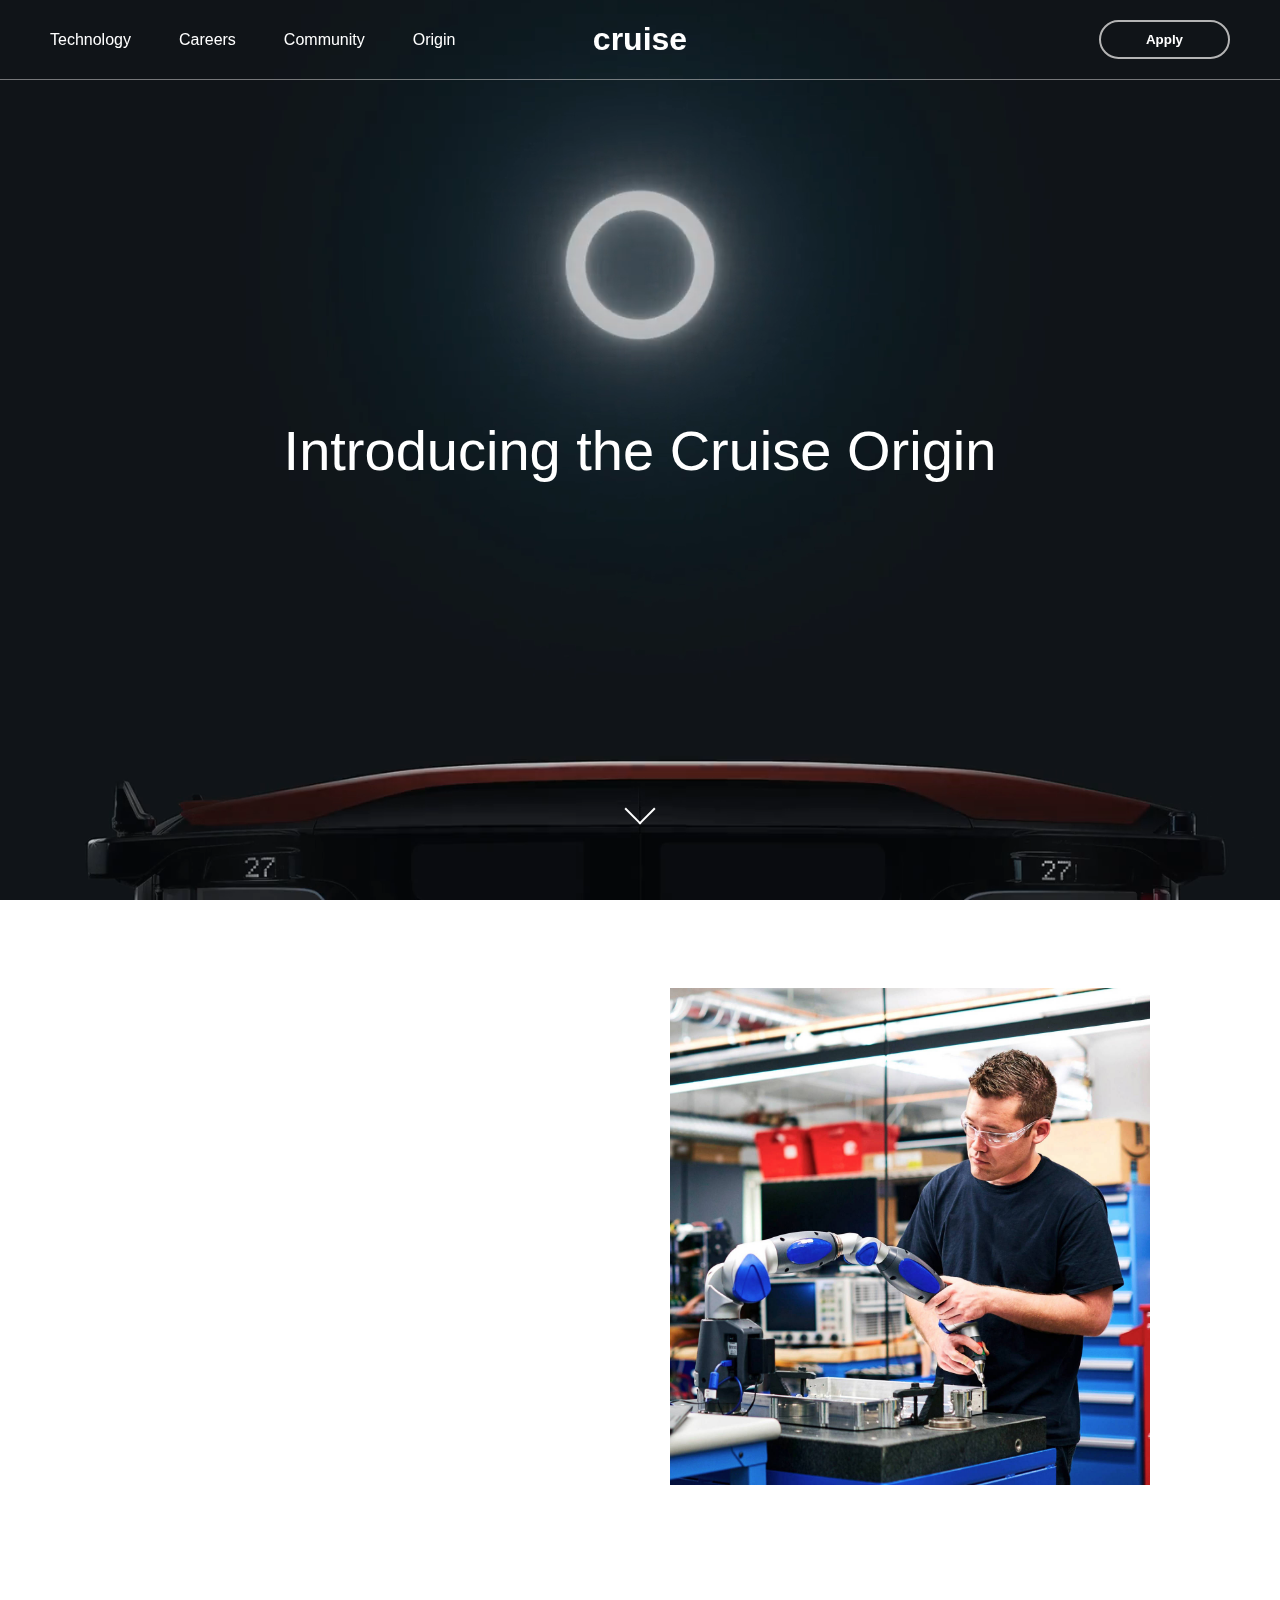
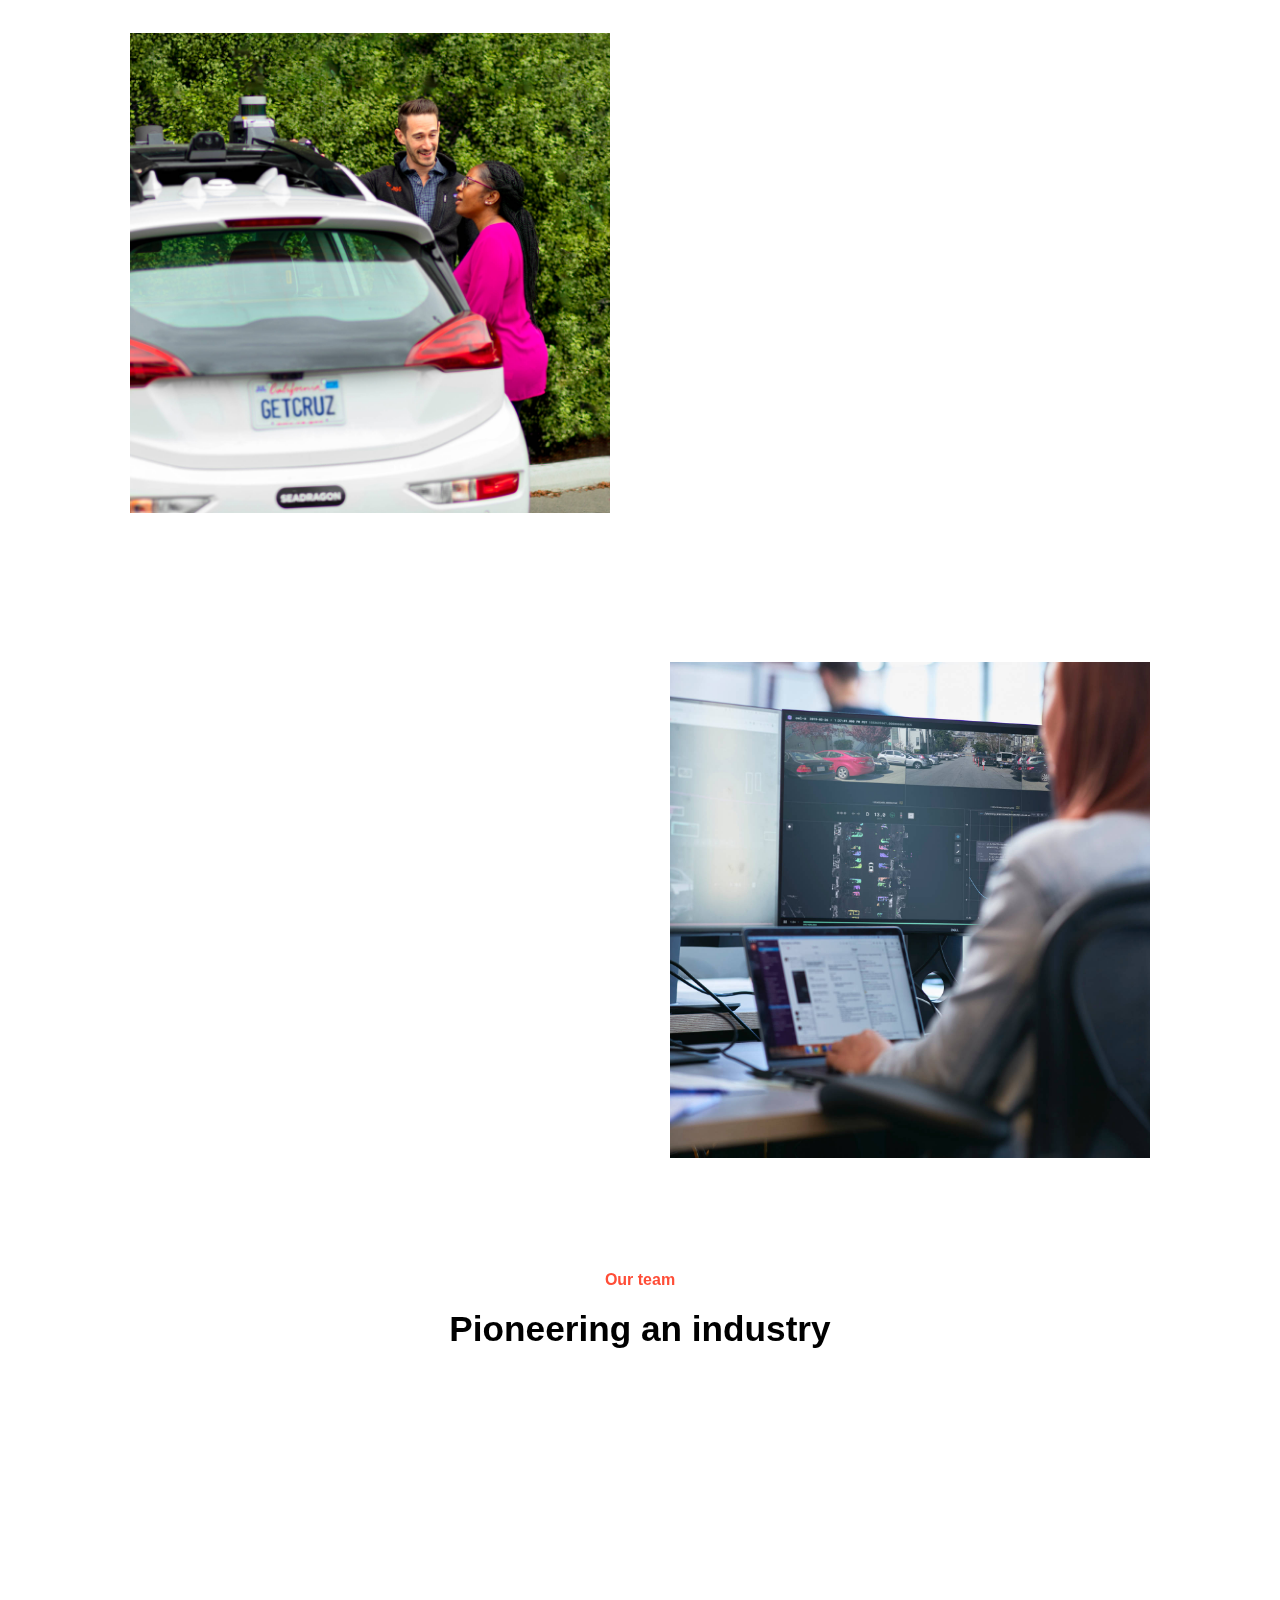
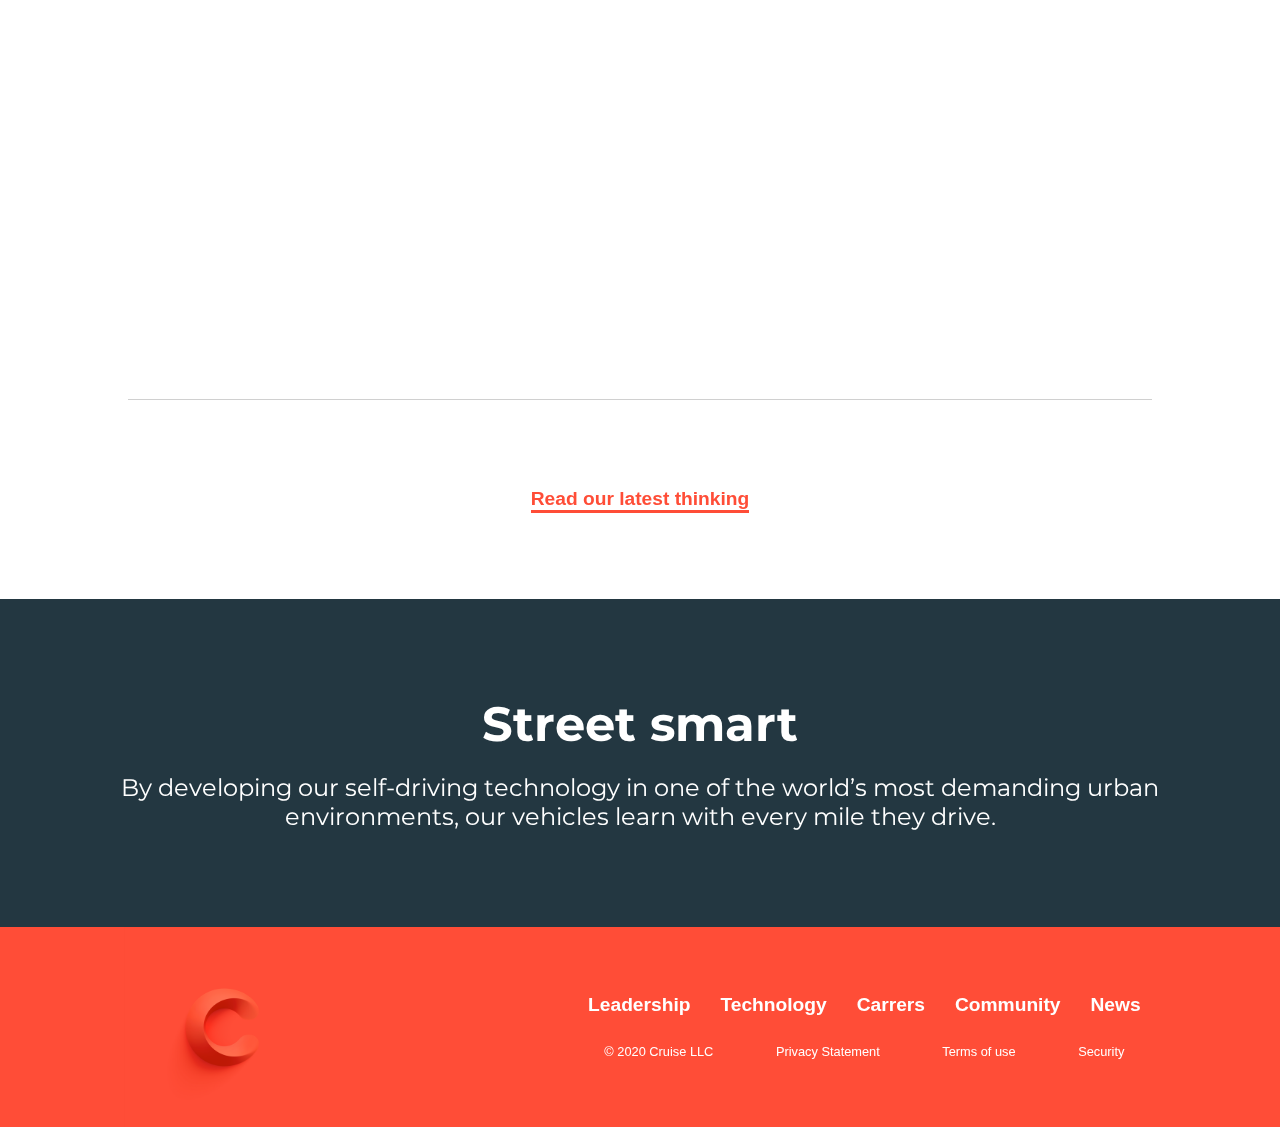
<file: index.html>
<!DOCTYPE html>
<html lang="en">

<head>
    <meta charset="UTF-8">
    <meta name="viewport" content="width=device-width, initial-scale=1.0">
    <meta http-equiv="X-UA-Compatible" content="ie=edge">
    <title>Cruise</title>
    <link href="https://fonts.googleapis.com/css?family=Montserrat&display=swap" rel="stylesheet">
    <link rel="stylesheet" href="style/style.css">
</head>

<body>
    <header class="header">
        <nav class="nav">
            <h1 class="nav__mobile-title">Navigation</h1>
            <ul class="nav-list">
                <li><a href="../Cruise/technology/index.html">Technology</a></li>
                <li><a href="#">Careers</a></li>
                <li><a href="#">Community</a></li>
                <li><a href="#">Origin</a></li>
            </ul>
            <div class="apply">
                <button class="btn">Apply</button>
            </div>
        </nav>
        <div class="logo">
            <h1>
                cruise
            </h1>
        </div>
        <div class="apply">
            <button class="btn">Apply</button>
        </div>
        <span class="burger">
            <span class="burger__line"></span>
            <span class="burger__line"></span>
            <span class="burger__line"></span>
        </span>
    </header>

    <main class="hero-content">
        <video src="./imgs/vid-2.mp4" autoplay muted loop></video>
        <div class="hero">
            <h1>Introducing the Cruise Origin</h1>
            <div class="arrow--container">
                <div class="arrow-down">

                </div>
            </div>
        </div>
    </main>
    <section class="section--technology">
        <div class="description">
            <h3 class="description__title">
                Technology
            </h3>
            <h2>
                Shaping the future together
            </h2>
            <p>
                Cruise vehicles are purpose-built for self-driving at a dedicated GM manufacturing plant. Our
                cutting-edge hardware and software work seamlessly together to transform the way we all experience
                transportation.
            </p>
            <button class="btn">
                Explore
            </button>
        </div>
        <div class="img--container">
            <img src="imgs/Tech.jpg" alt="">
        </div>
    </section>
    <section class="section--careers">
        <div class="description">
            <h3 class="description__title">
                Careers
            </h3>
            <h2>
                Work on the challenge of our lifetime
            </h2>
            <p>
                Self-driving cars are one of the greatest engineering challenges of our generation. The potential to
                save millions of lives, reshape our cities, give people more time, and restore freedom of movement for
                many motivates our teams at Cruise everyday.
            </p>
            <button class="btn">
                Join Us
            </button>
        </div>
        <div class="img--container">
            <img src="imgs/Community_Hero_MADD_v1.jpg" alt="">
        </div>
    </section>
    <section class="section--community">
        <div class="description">
            <h3 class="description__title">
                Community
            </h3>
            <h2>
                Improving life in our cities
            </h2>
            <p>
                We are committed to being a great citizen in the cities we serve, starting here in San Francisco. We are
                working closely with local organizations and community groups to build a zero-emission, self-driving car
                service that works for all of us.
            </p>
            <button class="btn">
                Learn more
            </button>
        </div>
        <div class="img--container">
            <img src="imgs/Careers.jpg" alt="">
        </div>
    </section>

    <div class="our-team">
        <h5 class="title">Our team</h5>
        <h1 class="sub-title">Pioneering an industry</h1>
        <ul class="card-container">
            <li class="card">
                <div class="card__img">
                    <img src="imgs/car.jpg" alt="cars">
                </div>
                <div class="card__info">
                    <h1 class="time">
                        Dec 11th, 2019
                    </h1>
                    <h1 class="card__title">
                        We Need to Move Beyond the Car
                        <img class="" src="imgs/arrow.svg" alt="" width="15px">
                    </h1>
                    <div class="author">
                        <div class="prof-img">
                            <img src="imgs/esther.jpg" alt="author">
                        </div>
                        <h1 class="name">
                            Dan ammann
                        </h1>
                    </div>
                </div>
            </li>
            <li class="card">
                <div class="card__img">
                    <img src="imgs/webviz.jpg" alt="webviz">
                </div>
                <div class="card__info">
                    <h1 class="time">
                        Dec 11th, 2019
                    </h1>
                    <h1 class="card__title">
                        Introducing Webviz
                        <img src="imgs/arrow.svg" alt="" width="15px">
                    </h1>
                    <div class="author">
                        <div class="prof-img">
                            <img src="imgs/esther.jpg" alt="author">
                        </div>
                        <h1 class="name">
                            Dan ammann
                        </h1>
                    </div>
                </div>
            </li>
            <li class="card">
                <div class="card__img">
                    <img src="imgs/Jeep_Hackers.jpg" alt="hacker">
                </div>
                <div class="card__info">
                    <h1 class="time">
                        Dec 11th, 2019
                    </h1>
                    <h1 class="card__title">
                        How We're Approaching Self-Driving Car Security
                        <img src="imgs/arrow.svg" alt="" width="15px">
                    </h1>
                    <div class="author">
                        <div class="prof-img">
                            <img src="imgs/esther.jpg" alt="author">
                        </div>
                        <h1 class="name">
                            Dan ammann
                        </h1>
                    </div>
                </div>
            </li>
        </ul>
        <div class="our-team__footer">
            <a class="team-info" href="#">Read our latest thinking</a>
        </div>
    </div>
    <section class="street-smart">
        <div class="text">
            <h1>Street smart</h1>
            <p>
                By developing our self-driving technology in one of the world’s most demanding urban environments, our
                vehicles learn with every mile they drive.
            </p>
        </div>
    </section>
    <footer>
        <div class="img">
            <img src="imgs/footer-logo.png" alt="footer-logo">
        </div>
        <div class="links">
            <div class="footer__links">
                <ul class="footer__nav-links">
                    <li class="footer__link"><a href="">Leadership</a></li>
                    <li class="footer__link"><a href="">Technology</a></li>
                    <li class="footer__link"><a href="">Carrers</a></li>
                    <li class="footer__link"><a href="">Community</a></li>
                    <li class="footer__link"><a href="">News</a></li>
                </ul>
            </div>
            <div class="footer__legal-links-container">
                <ul class="footer__legal-links">
                    <li class="footer__legal-link"><a href="">© 2020 Cruise LLC</a></li>
                    <li class="footer__legal-link"><a href="">Privacy Statement</a></li>
                    <li class="footer__legal-link"><a href="">Terms of use</a></li>
                    <li class="footer__legal-link"><a href="">Security</a></li>
                </ul>
            </div>
        </div>
    </footer>
    <script src="script/script.js"></script>

</body>

</html>
</file>
<file: style/style.css>
*,
*::after,
*::before {
  padding: 0;
  margin: 0;
  -webkit-box-sizing: border-box;
          box-sizing: border-box;
}

html,
body {
  height: 100vh;
  width: 100%;
}

body {
  position: relative;
  font-family: 'Roboto', sans-serif;
  font-size: 16px;
  overflow-x: hidden;
}

header {
  position: fixed;
  height: 80px;
  width: 100%;
  display: -ms-grid;
  display: grid;
  -webkit-box-align: center;
      -ms-flex-align: center;
          align-items: center;
  justify-items: center;
  -ms-grid-columns: 1fr auto 1fr;
      grid-template-columns: 1fr auto 1fr;
  padding: 0 50px;
  border-bottom: 1px solid #b4b4b49f;
  z-index: 50;
  color: #fff;
  -webkit-transition: height .5s ease;
  transition: height .5s ease;
}

header nav {
  justify-self: flex-start;
  position: static;
}

header nav .nav__mobile-title {
  display: none;
}

header nav .nav-list {
  display: -webkit-box;
  display: -ms-flexbox;
  display: flex;
  list-style: none;
}

header nav .nav-list li a {
  text-decoration: none;
  color: inherit;
}

header nav .nav-list li:nth-child(even) {
  margin: 0 3em;
}

header nav .apply {
  display: none;
}

header .logo h1 {
  z-index: 155;
}

header .apply {
  justify-self: flex-end;
}

header .apply .btn {
  padding: 10px 45px;
  border: 2px solid #b4b4b4;
  border-radius: 50px;
  background-color: transparent;
  color: inherit;
  font-weight: 800;
  cursor: pointer;
}

header .apply .btn:hover {
  background-color: #fff;
  border-color: #fff;
  color: #000;
}

header .burger {
  position: relative;
  display: none;
  -ms-flex-pack: distribute;
      justify-content: space-around;
  -webkit-box-align: center;
      -ms-flex-align: center;
          align-items: center;
  width: 30px;
  height: 20px;
  background: transparent;
}

header .burger .burger__line {
  position: absolute;
  display: inline-block;
  width: 100%;
  height: 2px;
  background-color: white;
  -webkit-transition: -webkit-transform .5s ease;
  transition: -webkit-transform .5s ease;
  transition: transform .5s ease;
  transition: transform .5s ease, -webkit-transform .5s ease;
}

header .burger .burger__line:first-child {
  top: 18px;
}

header .burger .burger__line:last-child {
  bottom: 18px;
}

main {
  height: 100%;
  position: relative;
  display: -webkit-box;
  display: -ms-flexbox;
  display: flex;
  -webkit-box-pack: center;
      -ms-flex-pack: center;
          justify-content: center;
  -webkit-box-align: center;
      -ms-flex-align: center;
          align-items: center;
  color: #fff;
}

main video {
  position: absolute;
  height: 100%;
  width: 100%;
  -o-object-fit: cover;
     object-fit: cover;
  -o-object-position: center;
     object-position: center;
  z-index: -50;
}

main .hero {
  text-align: center;
}

main .hero h1 {
  font-size: 3.5em;
  font-weight: 200;
}

main .arrow--container {
  display: -webkit-box;
  display: -ms-flexbox;
  display: flex;
  -webkit-box-pack: center;
      -ms-flex-pack: center;
          justify-content: center;
  -webkit-box-align: center;
      -ms-flex-align: center;
          align-items: center;
  position: absolute;
  left: 50%;
  right: 50%;
  bottom: 5em;
  width: auto;
  background-color: transparent;
  cursor: pointer;
  -webkit-animation: 3s ease infinite running arrowBounce;
          animation: 3s ease infinite running arrowBounce;
}

main .arrow--container .arrow-down {
  border: solid white;
  border-width: 0 2px 2px 0;
  display: inline-block;
  padding: 10px;
  -webkit-transform: rotate(45deg);
          transform: rotate(45deg);
}

section {
  padding: 40px;
  margin: 40px 0;
  display: -webkit-box;
  display: -ms-flexbox;
  display: flex;
  -webkit-box-align: center;
      -ms-flex-align: center;
          align-items: center;
  -webkit-box-pack: center;
      -ms-flex-pack: center;
          justify-content: center;
  font-family: 'Montserrat', sans-serif;
}

section .description {
  width: 45%;
  padding: 50px;
  -webkit-transform: translateY(100px);
          transform: translateY(100px);
  opacity: 0;
  -webkit-transition: 1s ease;
  transition: 1s ease;
}

section .description .description__title {
  color: #ff4d37;
}

section .description h2 {
  font-size: 2.2em;
  margin-top: 10px;
}

section .description p {
  margin: 25px 0;
  font-size: 1.2em;
  line-height: 170%;
}

section .description .btn {
  display: inline-block;
  padding: 15px 40px;
  border: 2px solid rgba(196, 196, 196, 0.7);
  border-radius: 50px;
  background: transparent;
  color: #ff4d37;
  font-size: 1em;
  font-weight: 600;
  cursor: pointer;
  -webkit-transition: .2s ease;
  transition: .2s ease;
}

section .description .btn:hover {
  border-color: #ff4d37;
}

section .img--container {
  width: 40%;
  height: 100%;
  overflow: hidden;
}

section .img--container img {
  height: 100%;
  width: 100%;
  -o-object-position: center;
     object-position: center;
  -o-object-fit: cover;
     object-fit: cover;
}

section.section--careers .description {
  -webkit-box-ordinal-group: 2;
      -ms-flex-order: 1;
          order: 1;
}

.our-team {
  display: -webkit-box;
  display: -ms-flexbox;
  display: flex;
  -webkit-box-orient: vertical;
  -webkit-box-direction: normal;
      -ms-flex-direction: column;
          flex-direction: column;
  -webkit-box-align: center;
      -ms-flex-align: center;
          align-items: center;
  -webkit-box-pack: center;
      -ms-flex-pack: center;
          justify-content: center;
}

.our-team .title {
  color: #ff4d37;
  margin: 20px 0;
  font-size: 1em;
}

.our-team .sub-title {
  margin-bottom: 50px;
  font-size: 2.2em;
}

.our-team .our-team__footer {
  margin-top: 50px;
  border-top: 1px solid rgba(0, 0, 0, 0.185);
  display: -webkit-box;
  display: -ms-flexbox;
  display: flex;
  -webkit-box-pack: center;
      -ms-flex-pack: center;
          justify-content: center;
  -webkit-box-align: center;
      -ms-flex-align: center;
          align-items: center;
  height: 200px;
  width: 80%;
}

.our-team .our-team__footer .team-info {
  text-decoration: none;
  color: #ff4d37;
  font-size: 1.2em;
  font-weight: 700;
  position: relative;
}

.our-team .our-team__footer .team-info::after {
  content: '';
  width: 100%;
  height: 3px;
  right: 0;
  background-color: #ff4d37;
  position: absolute;
  display: block;
  -webkit-transition: width .5s ease;
  transition: width .5s ease;
}

.our-team .our-team__footer .team-info:hover::after {
  width: 0;
  left: 0;
}

.our-team .card-container {
  width: 85%;
  display: -webkit-box;
  display: -ms-flexbox;
  display: flex;
  -webkit-box-pack: space-evenly;
      -ms-flex-pack: space-evenly;
          justify-content: space-evenly;
  -webkit-box-align: center;
      -ms-flex-align: center;
          align-items: center;
}

.our-team .card-container .card {
  -webkit-transform: translateY(100px);
          transform: translateY(100px);
  opacity: 0;
  height: 550px;
  width: 300px;
  display: -ms-grid;
  display: grid;
  -ms-grid-rows: 1.5fr 1.5fr;
      grid-template-rows: 1.5fr 1.5fr;
  -webkit-box-shadow: 2px 2px 10px rgba(134, 134, 134, 0.6);
          box-shadow: 2px 2px 10px rgba(134, 134, 134, 0.6);
  cursor: pointer;
}

.our-team .card-container .card .card__img {
  -ms-grid-row: 1;
  -ms-grid-row-span: 1;
  grid-row: 1/2;
  width: 100%;
  height: 100%;
  overflow: hidden;
}

.our-team .card-container .card .card__img img {
  width: 100%;
  height: 100%;
  -o-object-fit: cover;
     object-fit: cover;
  -o-object-position: center;
     object-position: center;
  -webkit-transition: -webkit-transform .5s ease;
  transition: -webkit-transform .5s ease;
  transition: transform .5s ease;
  transition: transform .5s ease, -webkit-transform .5s ease;
}

.our-team .card-container .card .card__info {
  -ms-grid-row: 2;
  -ms-grid-row-span: 1;
  grid-row: 2/3;
  position: relative;
  padding: 0.5em;
}

.our-team .card-container .card .card__info .time {
  margin-top: 20px;
  font-size: 1em;
  color: #6e6e6e;
}

.our-team .card-container .card .card__info .card__title {
  margin: 10px 0;
  font-weight: 500;
  position: relative;
  font-size: 1.8em;
}

.our-team .card-container .card .card__info .author {
  position: absolute;
  bottom: 0;
  display: -webkit-box;
  display: -ms-flexbox;
  display: flex;
  -webkit-box-align: center;
      -ms-flex-align: center;
          align-items: center;
}

.our-team .card-container .card .card__info .author .name {
  font-size: 1em;
}

.our-team .card-container .card .card__info .author .prof-img {
  margin: 0 10px;
}

.our-team .card-container .card .card__info .author .prof-img img {
  border-radius: 2em;
  width: 50px;
}

.our-team .card-container .card:hover .card__img img {
  -webkit-transform: scale(1.3);
          transform: scale(1.3);
}

section.street-smart {
  padding: 4em;
  margin: 0;
  background-color: #233741;
  color: white;
  font-size: 1.5em;
}

section.street-smart .text {
  text-align: center;
}

section.street-smart .text h1 {
  margin-bottom: 20px;
}

footer {
  display: -webkit-box;
  display: -ms-flexbox;
  display: flex;
  -ms-flex-pack: distribute;
      justify-content: space-around;
  -webkit-box-align: center;
      -ms-flex-align: center;
          align-items: center;
  background-color: #ff4d37;
  overflow: hidden;
  color: #fff;
}

footer .img {
  width: 200px;
  height: 200px;
}

footer .img img {
  width: 100%;
  height: 100%;
}

footer .links {
  display: -webkit-box;
  display: -ms-flexbox;
  display: flex;
  -webkit-box-orient: vertical;
  -webkit-box-direction: normal;
      -ms-flex-direction: column;
          flex-direction: column;
  font-size: .8em;
}

footer .links ul {
  list-style: none;
  display: -webkit-box;
  display: -ms-flexbox;
  display: flex;
  -ms-flex-pack: distribute;
      justify-content: space-around;
}

footer .links ul li {
  margin: 0 15px;
}

footer .links ul li a {
  color: #fff;
  text-decoration: none;
}

footer .links ul li a:hover {
  opacity: .8;
}

footer .links .footer__links {
  margin-bottom: 1.5em;
  font-size: 1.5em;
  font-weight: 700;
}

footer .links .footer__legal-links {
  font-weight: 100;
}

@media screen and (max-width: 900px) {
  body {
    font-size: 12px;
  }
  main .hero h1 {
    font-size: 2em;
  }
  main .hero .arrow--container {
    -webkit-animation: none;
            animation: none;
  }
  header.header {
    display: -webkit-box;
    display: -ms-flexbox;
    display: flex;
    -webkit-box-align: center;
        -ms-flex-align: center;
            align-items: center;
    -webkit-box-pack: justify;
        -ms-flex-pack: justify;
            justify-content: space-between;
    padding: 0 25px;
  }
  header.header .apply {
    display: none;
  }
  header.header nav {
    display: -webkit-box;
    display: -ms-flexbox;
    display: flex;
    -webkit-box-align: center;
        -ms-flex-align: center;
            align-items: center;
    -webkit-box-pack: center;
        -ms-flex-pack: center;
            justify-content: center;
    -webkit-box-orient: vertical;
    -webkit-box-direction: normal;
        -ms-flex-direction: column;
            flex-direction: column;
    position: absolute;
    top: 0;
    left: 0;
    right: 0;
    bottom: 0;
    width: 100vw;
    height: 100vh;
    -webkit-transform: translateX(-101%);
            transform: translateX(-101%);
    background-color: #233741;
    font-size: 2em;
    z-index: -1;
    -webkit-transition: -webkit-transform .3s ease;
    transition: -webkit-transform .3s ease;
    transition: transform .3s ease;
    transition: transform .3s ease, -webkit-transform .3s ease;
  }
  header.header nav .nav__mobile-title {
    display: inline;
    font-size: .7em;
    font-weight: 200;
    color: #ff5e46;
  }
  header.header nav .nav-list {
    display: -webkit-box;
    display: -ms-flexbox;
    display: flex;
    -webkit-box-align: center;
        -ms-flex-align: center;
            align-items: center;
    -webkit-box-orient: vertical;
    -webkit-box-direction: normal;
        -ms-flex-direction: column;
            flex-direction: column;
  }
  header.header nav .nav-list li {
    margin: 20px 0;
  }
  header.header nav .nav-list li a {
    color: #fff !important;
  }
  header.header nav .apply {
    text-align: center;
    width: 100% !important;
    display: block;
  }
  header.header nav .apply .btn {
    width: 60%;
    color: #fff !important;
  }
  header.header .burger {
    display: -webkit-box;
    display: -ms-flexbox;
    display: flex;
  }
  section {
    padding: 0;
    -webkit-box-orient: vertical;
    -webkit-box-direction: normal;
        -ms-flex-direction: column;
            flex-direction: column;
  }
  section .description {
    padding: 30px;
    width: 100%;
    text-align: left;
  }
  section .description .btn {
    width: 100%;
  }
  section .img--container {
    width: 100%;
    height: 100%;
  }
  section.section--careers .description {
    -webkit-box-ordinal-group: 1;
        -ms-flex-order: 0;
            order: 0;
  }
  .our-team .card-container {
    padding: 0px 5px;
    -webkit-box-orient: vertical;
    -webkit-box-direction: normal;
        -ms-flex-direction: column;
            flex-direction: column;
    width: 100%;
  }
  .our-team .card-container .card {
    width: 100%;
    height: 400px;
  }
  .our-team .card-container li:nth-child(2) {
    margin: 50px 0;
  }
  .our-team .our-team__footer {
    height: 100px;
  }
  footer {
    -webkit-box-orient: vertical;
    -webkit-box-direction: normal;
        -ms-flex-direction: column;
            flex-direction: column;
    font-size: 20px;
  }
  footer .img {
    width: 300px;
    height: 300px;
  }
  footer .links ul {
    -webkit-box-orient: vertical;
    -webkit-box-direction: normal;
        -ms-flex-direction: column;
            flex-direction: column;
  }
  footer .links .footer__nav-links {
    width: 80vw;
    text-align: center;
  }
  footer .links .footer__nav-links .footer__link {
    padding: 1.5em;
    border-bottom: 1px solid rgba(255, 255, 255, 0.205);
    font-weight: 200;
  }
  footer .links .footer__legal-links-container .footer__legal-links {
    text-align: center;
  }
  footer .links .footer__legal-links-container .footer__legal-links .footer__legal-link {
    padding: .5em 2em;
  }
}

@-webkit-keyframes arrowBounce {
  0% {
    -webkit-transform: translateY(-3px);
            transform: translateY(-3px);
  }
  50% {
    -webkit-transform: translateY(3px);
            transform: translateY(3px);
  }
  100% {
    -webkit-transform: translateY(-3px);
            transform: translateY(-3px);
  }
}

@keyframes arrowBounce {
  0% {
    -webkit-transform: translateY(-3px);
            transform: translateY(-3px);
  }
  50% {
    -webkit-transform: translateY(3px);
            transform: translateY(3px);
  }
  100% {
    -webkit-transform: translateY(-3px);
            transform: translateY(-3px);
  }
}

header nav.nav.nav-active {
  -webkit-transform: translateX(0);
          transform: translateX(0);
}

body.nav-active {
  overflow: hidden;
}

header span.burger.burger--active > span:first-child,
header span.burger.burger--active > span:last-child,
header span.burger.burger--active > span:nth-child(2) {
  background-color: #fff !important;
}

header span.burger.burger--active > span:first-child,
header span.burger.burger--active > span:last-child {
  position: absolute;
  top: 0;
}

header span.burger.burger--active > span:first-child {
  -webkit-transform: rotate(45deg);
          transform: rotate(45deg);
}

header span.burger.burger--active > span:nth-child(2) {
  -webkit-transform: translateX(-10px);
          transform: translateX(-10px);
  opacity: 0;
}

header span.burger.burger--active > span:last-child {
  -webkit-transform: rotate(135deg);
          transform: rotate(135deg);
}

header span.burger.burger--active {
  margin-top: 20px;
}

.js-toggle-white {
  color: #fff;
}

section .description.js-toggle-fade,
.our-team .card-container .card.js-toggle-fade {
  -webkit-transform: translateY(0) !important;
          transform: translateY(0) !important;
  opacity: 1 !important;
}
/*# sourceMappingURL=style.css.map */
</file>
